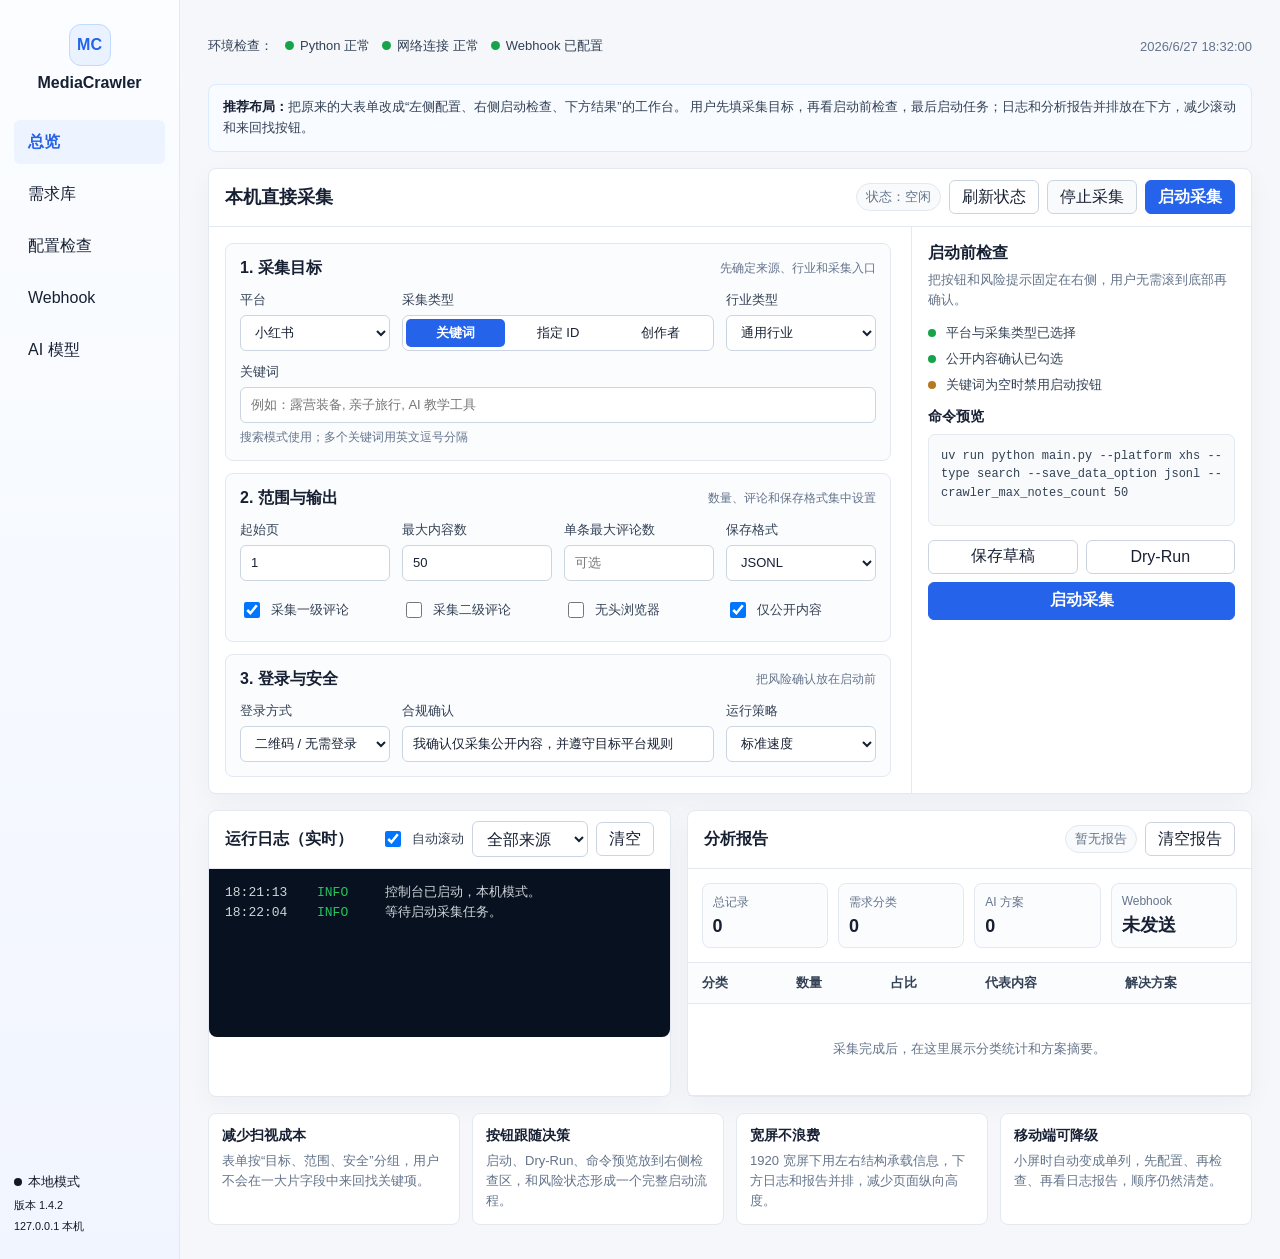
<file: docs/crawler-workbench-layout-proposal.html>
<!doctype html>
<html lang="zh-CN">
  <head>
    <meta charset="UTF-8" />
    <meta name="viewport" content="width=device-width, initial-scale=1.0" />
    <title>MediaCrawler 本机采集布局方案</title>
    <style>
      :root {
        --bg: #f5f7fb;
        --surface: #ffffff;
        --line: #e3e8f1;
        --line-strong: #cbd5e1;
        --text: #172033;
        --muted: #64748b;
        --blue: #2563eb;
        --blue-soft: #eef4ff;
        --green: #16a34a;
        --amber: #b7791f;
        --red: #dc2626;
        --terminal: #07111f;
      }

      * { box-sizing: border-box; }
      body {
        margin: 0;
        background: var(--bg);
        color: var(--text);
        font-family: "Segoe UI", "Microsoft YaHei", Arial, sans-serif;
      }
      button, input, select { font: inherit; }
      button {
        height: 34px;
        border: 1px solid var(--line-strong);
        border-radius: 6px;
        background: #fff;
        color: var(--text);
        padding: 0 12px;
      }
      button.primary {
        background: var(--blue);
        border-color: var(--blue);
        color: #fff;
        font-weight: 700;
      }
      button.ghost { background: #f8fafc; }
      select, input {
        width: 100%;
        height: 36px;
        border: 1px solid var(--line-strong);
        border-radius: 6px;
        background: #fff;
        padding: 0 10px;
        color: var(--text);
      }
      label {
        display: grid;
        gap: 6px;
        color: #334155;
        font-size: 13px;
      }
      label span { color: var(--muted); font-size: 12px; }

      .app {
        display: grid;
        grid-template-columns: 180px minmax(0, 1fr);
        min-height: 100vh;
      }
      .sidebar {
        border-right: 1px solid var(--line);
        background: linear-gradient(180deg, #fbfdff, #f1f5ff);
        padding: 24px 14px;
        display: grid;
        grid-template-rows: auto 1fr auto;
      }
      .brand { display: grid; justify-items: center; gap: 8px; margin-bottom: 28px; }
      .brand-mark {
        width: 42px;
        height: 42px;
        border-radius: 12px;
        border: 1px solid #bfdbfe;
        background: #eaf1ff;
        color: var(--blue);
        display: grid;
        place-items: center;
        font-weight: 900;
      }
      .nav { display: grid; align-content: start; gap: 8px; }
      .nav button {
        height: 44px;
        text-align: left;
        border: 0;
        background: transparent;
        padding: 0 14px;
      }
      .nav .active { background: var(--blue-soft); color: var(--blue); font-weight: 800; }
      .sidebar-foot {
        color: #111827;
        display: grid;
        gap: 6px;
        font-size: 13px;
        line-height: 1.45;
      }
      .local-dot {
        width: 8px;
        height: 8px;
        border-radius: 50%;
        background: #111827;
        display: inline-block;
        margin-right: 6px;
      }

      .workspace {
        padding: 24px 28px 34px;
        min-width: 0;
      }
      .topbar {
        display: flex;
        justify-content: space-between;
        align-items: center;
        gap: 20px;
        min-height: 44px;
        margin-bottom: 16px;
      }
      .checks {
        display: flex;
        flex-wrap: wrap;
        gap: 12px;
        color: #334155;
        font-size: 13px;
      }
      .check::before {
        content: "";
        width: 9px;
        height: 9px;
        border-radius: 50%;
        background: var(--green);
        display: inline-block;
        margin-right: 6px;
      }
      .clock { color: var(--muted); font-size: 13px; }

      .design-note {
        border: 1px solid #dbeafe;
        background: #f8fbff;
        border-radius: 8px;
        padding: 12px 14px;
        color: #334155;
        font-size: 13px;
        line-height: 1.6;
        margin-bottom: 16px;
      }
      .design-note strong { color: var(--text); }

      .panel {
        background: var(--surface);
        border: 1px solid var(--line);
        border-radius: 8px;
        box-shadow: 0 8px 28px rgba(15, 23, 42, .04);
      }
      .panel-head {
        min-height: 58px;
        border-bottom: 1px solid var(--line);
        display: flex;
        align-items: center;
        justify-content: space-between;
        gap: 12px;
        padding: 0 16px;
      }
      h1, h2, h3 { margin: 0; letter-spacing: 0; }
      h1 { font-size: 18px; }
      h2 { font-size: 16px; }
      h3 { font-size: 14px; }
      .actions { display: flex; align-items: center; gap: 8px; flex-wrap: wrap; }
      .pill {
        display: inline-flex;
        align-items: center;
        min-height: 28px;
        padding: 0 9px;
        border-radius: 999px;
        border: 1px solid var(--line);
        background: #f8fafc;
        color: var(--muted);
        font-size: 13px;
      }

      .workbench {
        display: grid;
        grid-template-columns: minmax(0, 1fr) 340px;
        gap: 16px;
      }
      .config-stack { display: grid; gap: 12px; padding: 16px; }
      .section-box {
        border: 1px solid var(--line);
        border-radius: 8px;
        background: #fbfcfe;
        padding: 14px;
      }
      .section-title {
        display: flex;
        justify-content: space-between;
        align-items: center;
        gap: 12px;
        margin-bottom: 12px;
      }
      .section-title small { color: var(--muted); font-size: 12px; }
      .field-grid {
        display: grid;
        grid-template-columns: repeat(4, minmax(150px, 1fr));
        gap: 12px;
      }
      .span-2 { grid-column: span 2; }
      .span-4 { grid-column: span 4; }
      .segmented {
        display: grid;
        grid-template-columns: repeat(3, 1fr);
        gap: 4px;
        padding: 3px;
        border: 1px solid var(--line-strong);
        border-radius: 7px;
        background: #fff;
        height: 36px;
      }
      .segmented button {
        height: 28px;
        border: 0;
        border-radius: 5px;
        background: transparent;
      }
      .segmented .active {
        background: var(--blue);
        color: #fff;
        font-weight: 700;
      }
      .check-grid {
        display: grid;
        grid-template-columns: repeat(4, minmax(140px, 1fr));
        gap: 10px 12px;
      }
      .check-item {
        min-height: 34px;
        display: flex;
        align-items: center;
        gap: 8px;
        color: #334155;
        font-size: 13px;
      }
      .check-item input { width: 16px; height: 16px; }

      .side-card {
        border-left: 1px solid var(--line);
        padding: 16px;
        display: grid;
        gap: 14px;
        align-content: start;
      }
      .ready-list { display: grid; gap: 8px; }
      .ready-item {
        display: grid;
        grid-template-columns: 10px 1fr;
        gap: 8px;
        align-items: start;
        font-size: 13px;
        color: #334155;
      }
      .ready-dot {
        width: 8px;
        height: 8px;
        border-radius: 50%;
        margin-top: 5px;
        background: var(--green);
      }
      .ready-dot.warn { background: var(--amber); }
      .command-preview {
        min-height: 92px;
        border: 1px solid var(--line);
        border-radius: 7px;
        background: #f8fafc;
        padding: 12px;
        font-family: Consolas, "JetBrains Mono", monospace;
        font-size: 12px;
        line-height: 1.55;
        color: #334155;
        overflow-wrap: anywhere;
      }
      .launch-actions {
        display: grid;
        grid-template-columns: 1fr 1fr;
        gap: 8px;
      }
      .launch-actions .primary { grid-column: 1 / -1; height: 38px; }

      .below-grid {
        display: grid;
        grid-template-columns: minmax(0, 0.9fr) minmax(0, 1.1fr);
        gap: 16px;
        margin-top: 16px;
      }
      .terminal {
        height: 168px;
        background: var(--terminal);
        color: #d1d5db;
        border-radius: 0 0 8px 8px;
        padding: 14px 16px;
        font-family: Consolas, "JetBrains Mono", monospace;
        font-size: 13px;
        line-height: 1.55;
      }
      .log-line {
        display: grid;
        grid-template-columns: 82px 58px 1fr;
        gap: 10px;
      }
      .log-line .info { color: #22c55e; }
      .summary-row {
        display: grid;
        grid-template-columns: repeat(4, minmax(100px, 1fr));
        gap: 10px;
        padding: 14px;
        border-bottom: 1px solid var(--line);
      }
      .stat {
        border: 1px solid var(--line);
        border-radius: 8px;
        padding: 10px;
        background: #fbfcfe;
      }
      .stat span { display: block; color: var(--muted); font-size: 12px; margin-bottom: 5px; }
      .stat strong { display: block; font-size: 18px; }
      table {
        width: 100%;
        border-collapse: collapse;
      }
      th, td {
        border-bottom: 1px solid var(--line);
        padding: 11px 14px;
        text-align: left;
        font-size: 13px;
      }
      th { background: #fbfcfe; color: #334155; }

      .rationale {
        display: grid;
        grid-template-columns: repeat(4, minmax(160px, 1fr));
        gap: 12px;
        margin-top: 16px;
      }
      .rationale article {
        border: 1px solid var(--line);
        border-radius: 8px;
        background: #fff;
        padding: 13px;
      }
      .rationale h3 { margin-bottom: 6px; }
      .rationale p {
        margin: 0;
        color: var(--muted);
        font-size: 13px;
        line-height: 1.55;
      }

      @media (max-width: 1180px) {
        .workbench, .below-grid { grid-template-columns: 1fr; }
        .side-card { border-left: 0; border-top: 1px solid var(--line); }
        .field-grid { grid-template-columns: repeat(3, minmax(150px, 1fr)); }
        .span-4 { grid-column: 1 / -1; }
        .rationale { grid-template-columns: repeat(2, minmax(160px, 1fr)); }
      }
      @media (max-width: 820px) {
        .app { display: block; }
        .sidebar { display: none; }
        .workspace { padding: 16px; }
        .topbar { align-items: flex-start; flex-direction: column; }
        .field-grid, .check-grid, .summary-row, .rationale { grid-template-columns: 1fr; }
        .span-2, .span-4 { grid-column: 1 / -1; }
      }
    </style>
  </head>
  <body>
    <div class="app">
      <aside class="sidebar">
        <div>
          <div class="brand">
            <div class="brand-mark">MC</div>
            <strong>MediaCrawler</strong>
          </div>
          <nav class="nav">
            <button class="active">总览</button>
            <button>需求库</button>
            <button>配置检查</button>
            <button>Webhook</button>
            <button>AI 模型</button>
          </nav>
        </div>
        <div></div>
        <div class="sidebar-foot">
          <span><span class="local-dot"></span>本地模式</span>
          <small>版本 1.4.2</small>
          <small>127.0.0.1 本机</small>
        </div>
      </aside>

      <main class="workspace">
        <header class="topbar">
          <div class="checks">
            <span>环境检查：</span>
            <span class="check">Python 正常</span>
            <span class="check">网络连接 正常</span>
            <span class="check">Webhook 已配置</span>
          </div>
          <div class="clock">2026/6/27 18:32:00</div>
        </header>

        <section class="design-note">
          <strong>推荐布局：</strong>把原来的大表单改成“左侧配置、右侧启动检查、下方结果”的工作台。
          用户先填采集目标，再看启动前检查，最后启动任务；日志和分析报告并排放在下方，减少滚动和来回找按钮。
        </section>

        <section class="panel">
          <div class="panel-head">
            <h1>本机直接采集</h1>
            <div class="actions">
              <span class="pill">状态：空闲</span>
              <button>刷新状态</button>
              <button class="ghost">停止采集</button>
              <button class="primary">启动采集</button>
            </div>
          </div>

          <div class="workbench">
            <div class="config-stack">
              <section class="section-box">
                <div class="section-title">
                  <h2>1. 采集目标</h2>
                  <small>先确定来源、行业和采集入口</small>
                </div>
                <div class="field-grid">
                  <label>平台
                    <select>
                      <option>小红书</option>
                      <option>抖音</option>
                      <option>快手</option>
                      <option>Bilibili</option>
                    </select>
                  </label>
                  <label class="span-2">采集类型
                    <div class="segmented">
                      <button class="active" type="button">关键词</button>
                      <button type="button">指定 ID</button>
                      <button type="button">创作者</button>
                    </div>
                  </label>
                  <label>行业类型
                    <select>
                      <option>通用行业</option>
                      <option>电商零售</option>
                      <option>教育培训</option>
                      <option>医疗健康</option>
                      <option>企业服务</option>
                    </select>
                  </label>
                  <label class="span-4">关键词
                    <input value="" placeholder="例如：露营装备, 亲子旅行, AI 教学工具" />
                    <span>搜索模式使用；多个关键词用英文逗号分隔</span>
                  </label>
                </div>
              </section>

              <section class="section-box">
                <div class="section-title">
                  <h2>2. 范围与输出</h2>
                  <small>数量、评论和保存格式集中设置</small>
                </div>
                <div class="field-grid">
                  <label>起始页
                    <input value="1" />
                  </label>
                  <label>最大内容数
                    <input value="50" />
                  </label>
                  <label>单条最大评论数
                    <input placeholder="可选" />
                  </label>
                  <label>保存格式
                    <select>
                      <option>JSONL</option>
                      <option>CSV</option>
                      <option>SQLite</option>
                      <option>Excel</option>
                    </select>
                  </label>
                  <div class="check-grid span-4">
                    <label class="check-item"><input type="checkbox" checked />采集一级评论</label>
                    <label class="check-item"><input type="checkbox" />采集二级评论</label>
                    <label class="check-item"><input type="checkbox" />无头浏览器</label>
                    <label class="check-item"><input type="checkbox" checked />仅公开内容</label>
                  </div>
                </div>
              </section>

              <section class="section-box">
                <div class="section-title">
                  <h2>3. 登录与安全</h2>
                  <small>把风险确认放在启动前</small>
                </div>
                <div class="field-grid">
                  <label>登录方式
                    <select>
                      <option>二维码 / 无需登录</option>
                      <option>手机号</option>
                      <option>Cookie（不在页面输入）</option>
                    </select>
                  </label>
                  <label class="span-2">合规确认
                    <input value="我确认仅采集公开内容，并遵守目标平台规则" />
                  </label>
                  <label>运行策略
                    <select>
                      <option>标准速度</option>
                      <option>低频保守</option>
                      <option>调试模式</option>
                    </select>
                  </label>
                </div>
              </section>
            </div>

            <aside class="side-card">
              <div>
                <h2>启动前检查</h2>
                <p style="margin:6px 0 0;color:var(--muted);font-size:13px;line-height:1.55;">把按钮和风险提示固定在右侧，用户无需滚到底部再确认。</p>
              </div>
              <div class="ready-list">
                <div class="ready-item"><span class="ready-dot"></span><span>平台与采集类型已选择</span></div>
                <div class="ready-item"><span class="ready-dot"></span><span>公开内容确认已勾选</span></div>
                <div class="ready-item"><span class="ready-dot warn"></span><span>关键词为空时禁用启动按钮</span></div>
              </div>
              <div>
                <h3 style="margin-bottom:8px;">命令预览</h3>
                <div class="command-preview">uv run python main.py --platform xhs --type search --save_data_option jsonl --crawler_max_notes_count 50</div>
              </div>
              <div class="launch-actions">
                <button>保存草稿</button>
                <button>Dry-Run</button>
                <button class="primary">启动采集</button>
              </div>
            </aside>
          </div>
        </section>

        <section class="below-grid">
          <section class="panel">
            <div class="panel-head">
              <h2>运行日志（实时）</h2>
              <div class="actions">
                <label class="check-item"><input type="checkbox" checked />自动滚动</label>
                <select style="width:116px;"><option>全部来源</option></select>
                <button>清空</button>
              </div>
            </div>
            <div class="terminal">
              <div class="log-line"><span>18:21:13</span><span class="info">INFO</span><span>控制台已启动，本机模式。</span></div>
              <div class="log-line"><span>18:22:04</span><span class="info">INFO</span><span>等待启动采集任务。</span></div>
            </div>
          </section>

          <section class="panel">
            <div class="panel-head">
              <h2>分析报告</h2>
              <div class="actions">
                <span class="pill">暂无报告</span>
                <button>清空报告</button>
              </div>
            </div>
            <div class="summary-row">
              <div class="stat"><span>总记录</span><strong>0</strong></div>
              <div class="stat"><span>需求分类</span><strong>0</strong></div>
              <div class="stat"><span>AI 方案</span><strong>0</strong></div>
              <div class="stat"><span>Webhook</span><strong>未发送</strong></div>
            </div>
            <table>
              <thead>
                <tr><th>分类</th><th>数量</th><th>占比</th><th>代表内容</th><th>解决方案</th></tr>
              </thead>
              <tbody>
                <tr><td colspan="5" style="text-align:center;color:var(--muted);height:92px;">采集完成后，在这里展示分类统计和方案摘要。</td></tr>
              </tbody>
            </table>
          </section>
        </section>

        <section class="rationale">
          <article>
            <h3>减少扫视成本</h3>
            <p>表单按“目标、范围、安全”分组，用户不会在一大片字段中来回找关键项。</p>
          </article>
          <article>
            <h3>按钮跟随决策</h3>
            <p>启动、Dry-Run、命令预览放到右侧检查区，和风险状态形成一个完整启动流程。</p>
          </article>
          <article>
            <h3>宽屏不浪费</h3>
            <p>1920 宽屏下用左右结构承载信息，下方日志和报告并排，减少页面纵向高度。</p>
          </article>
          <article>
            <h3>移动端可降级</h3>
            <p>小屏时自动变成单列，先配置、再检查、再看日志报告，顺序仍然清楚。</p>
          </article>
        </section>
      </main>
    </div>
  </body>
</html>
</file>
